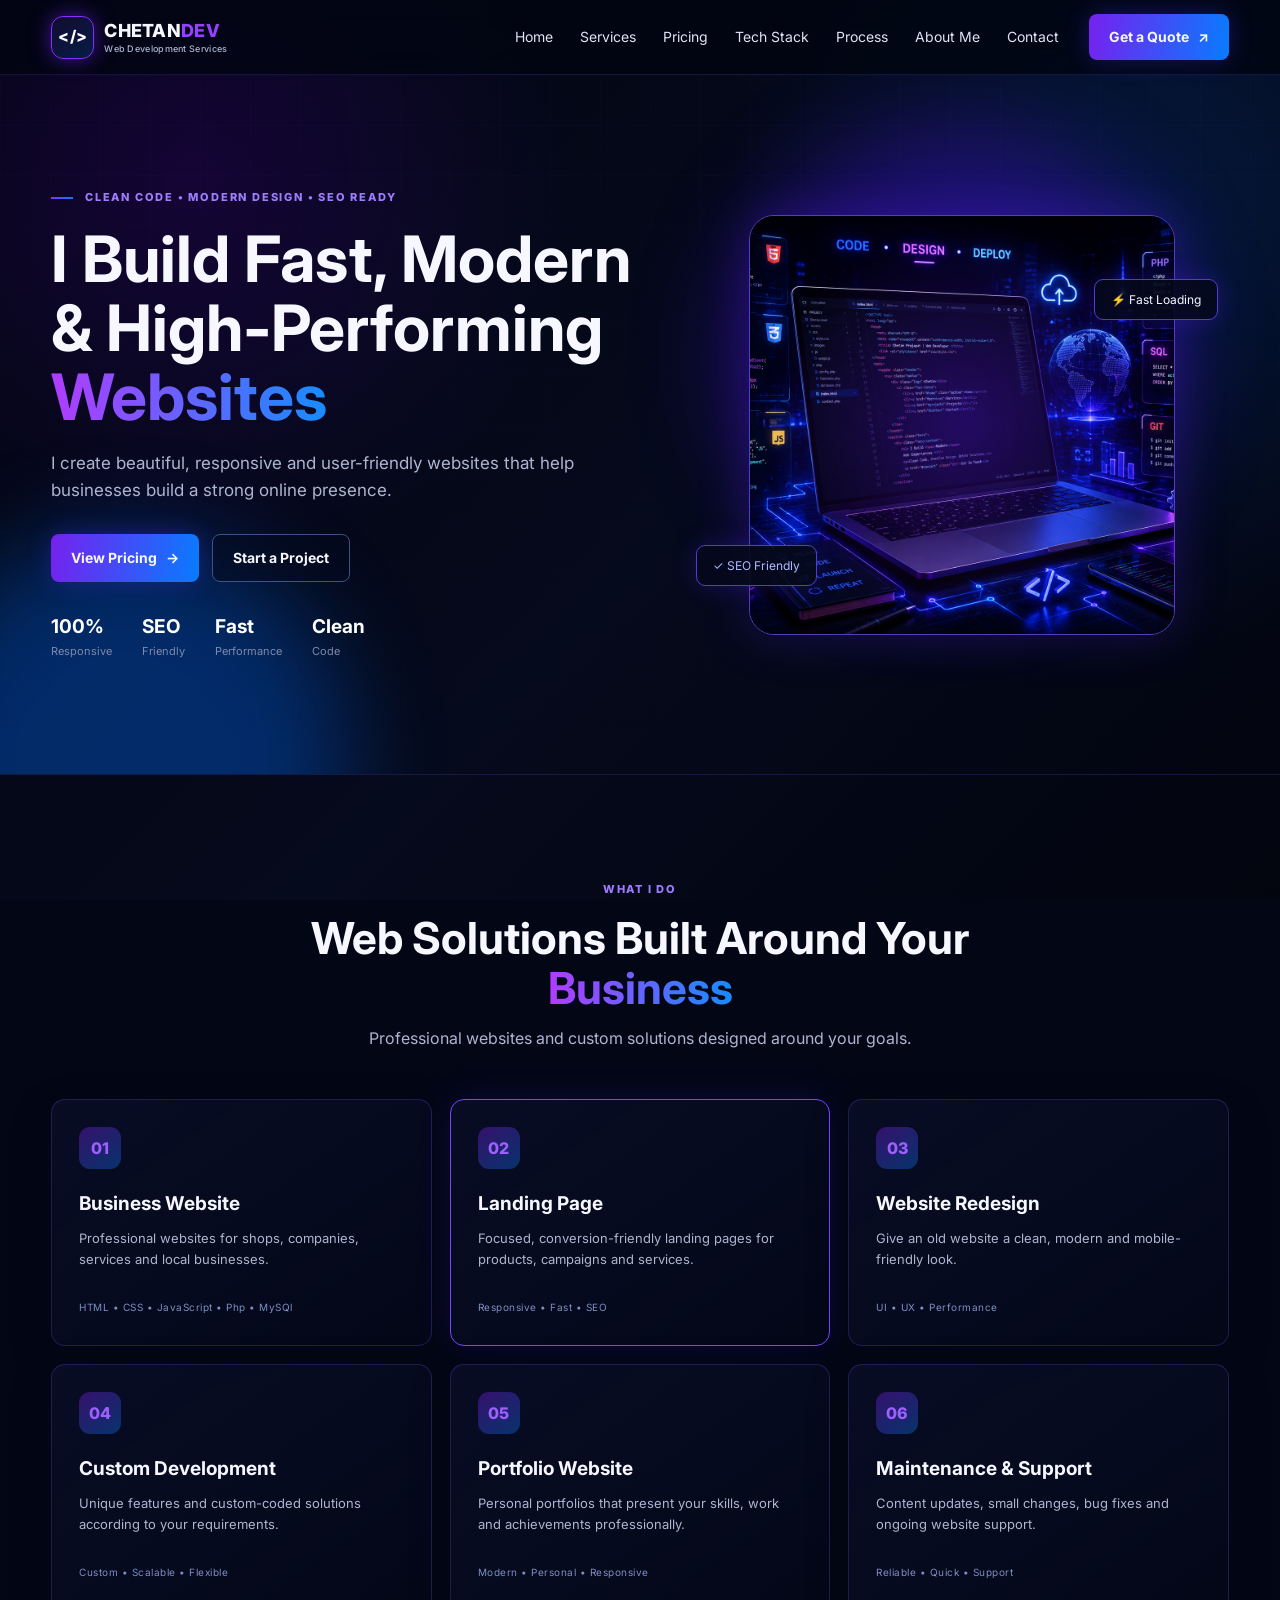
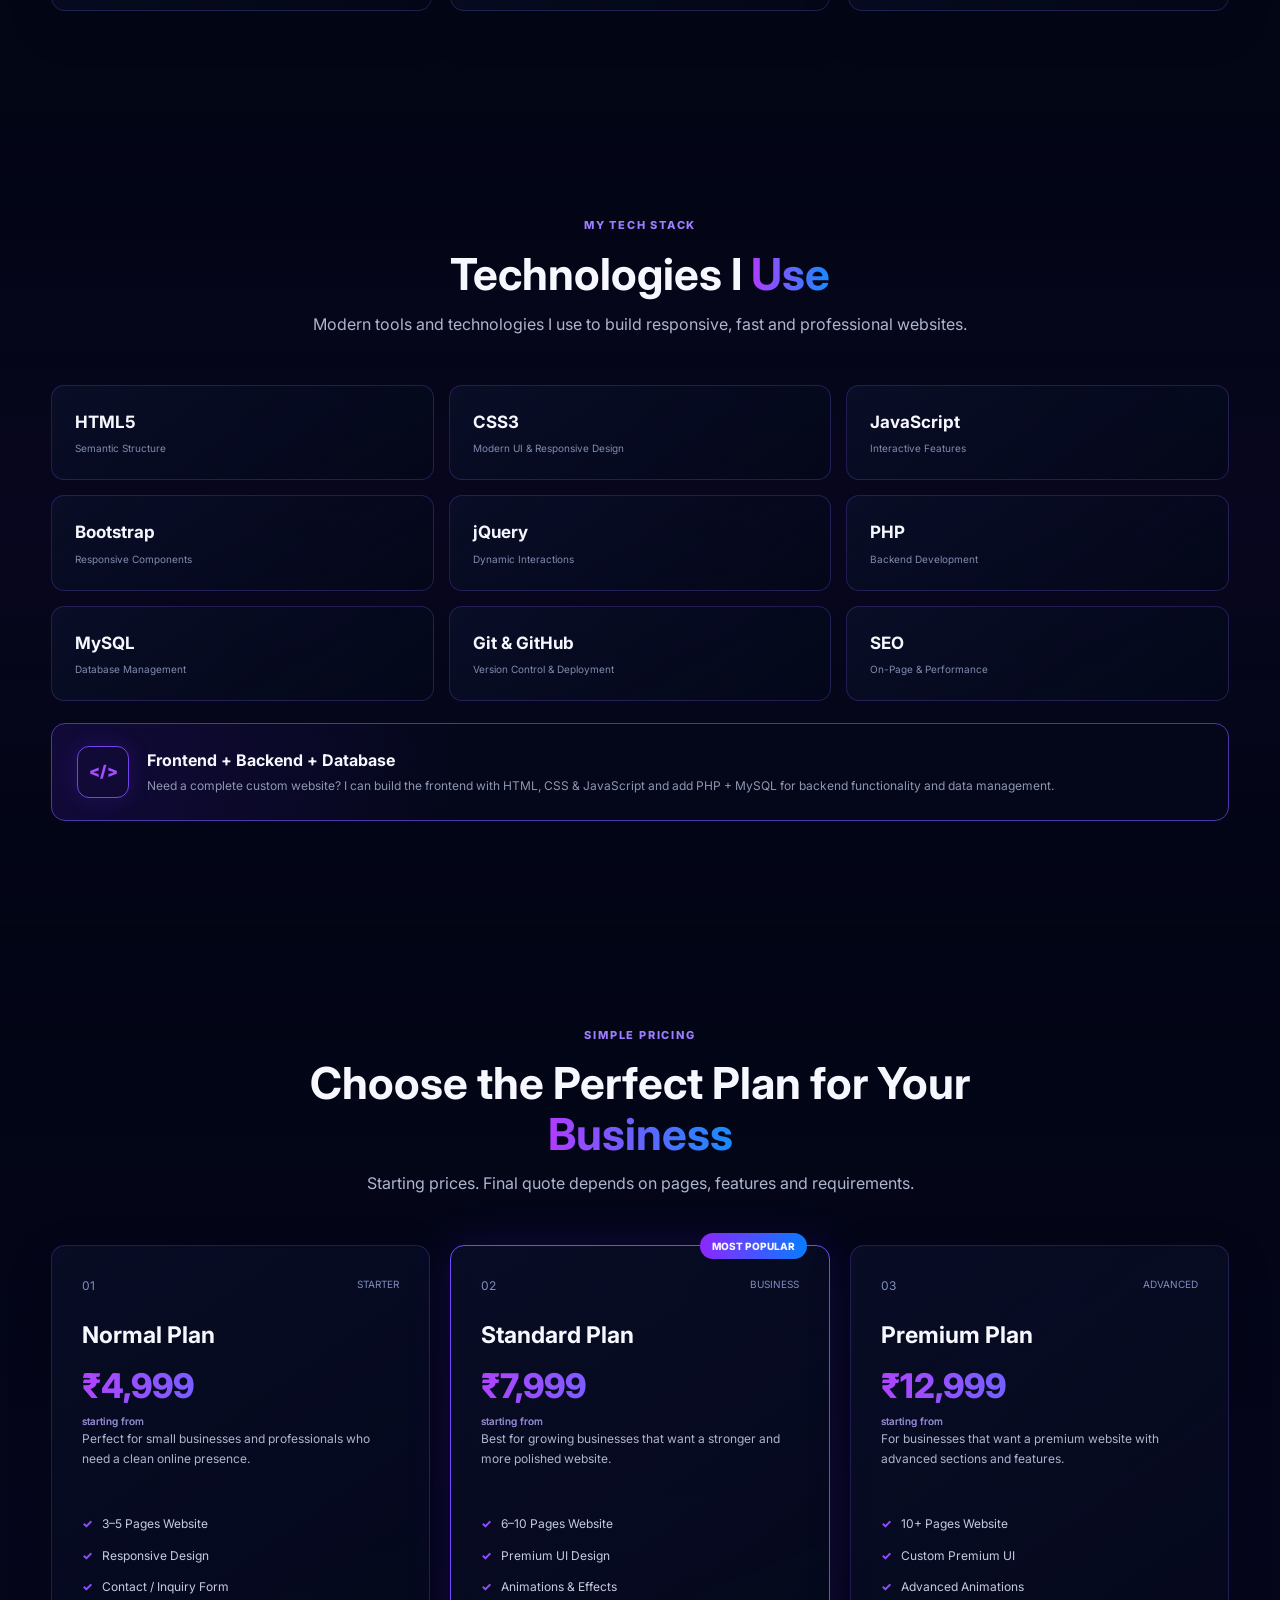
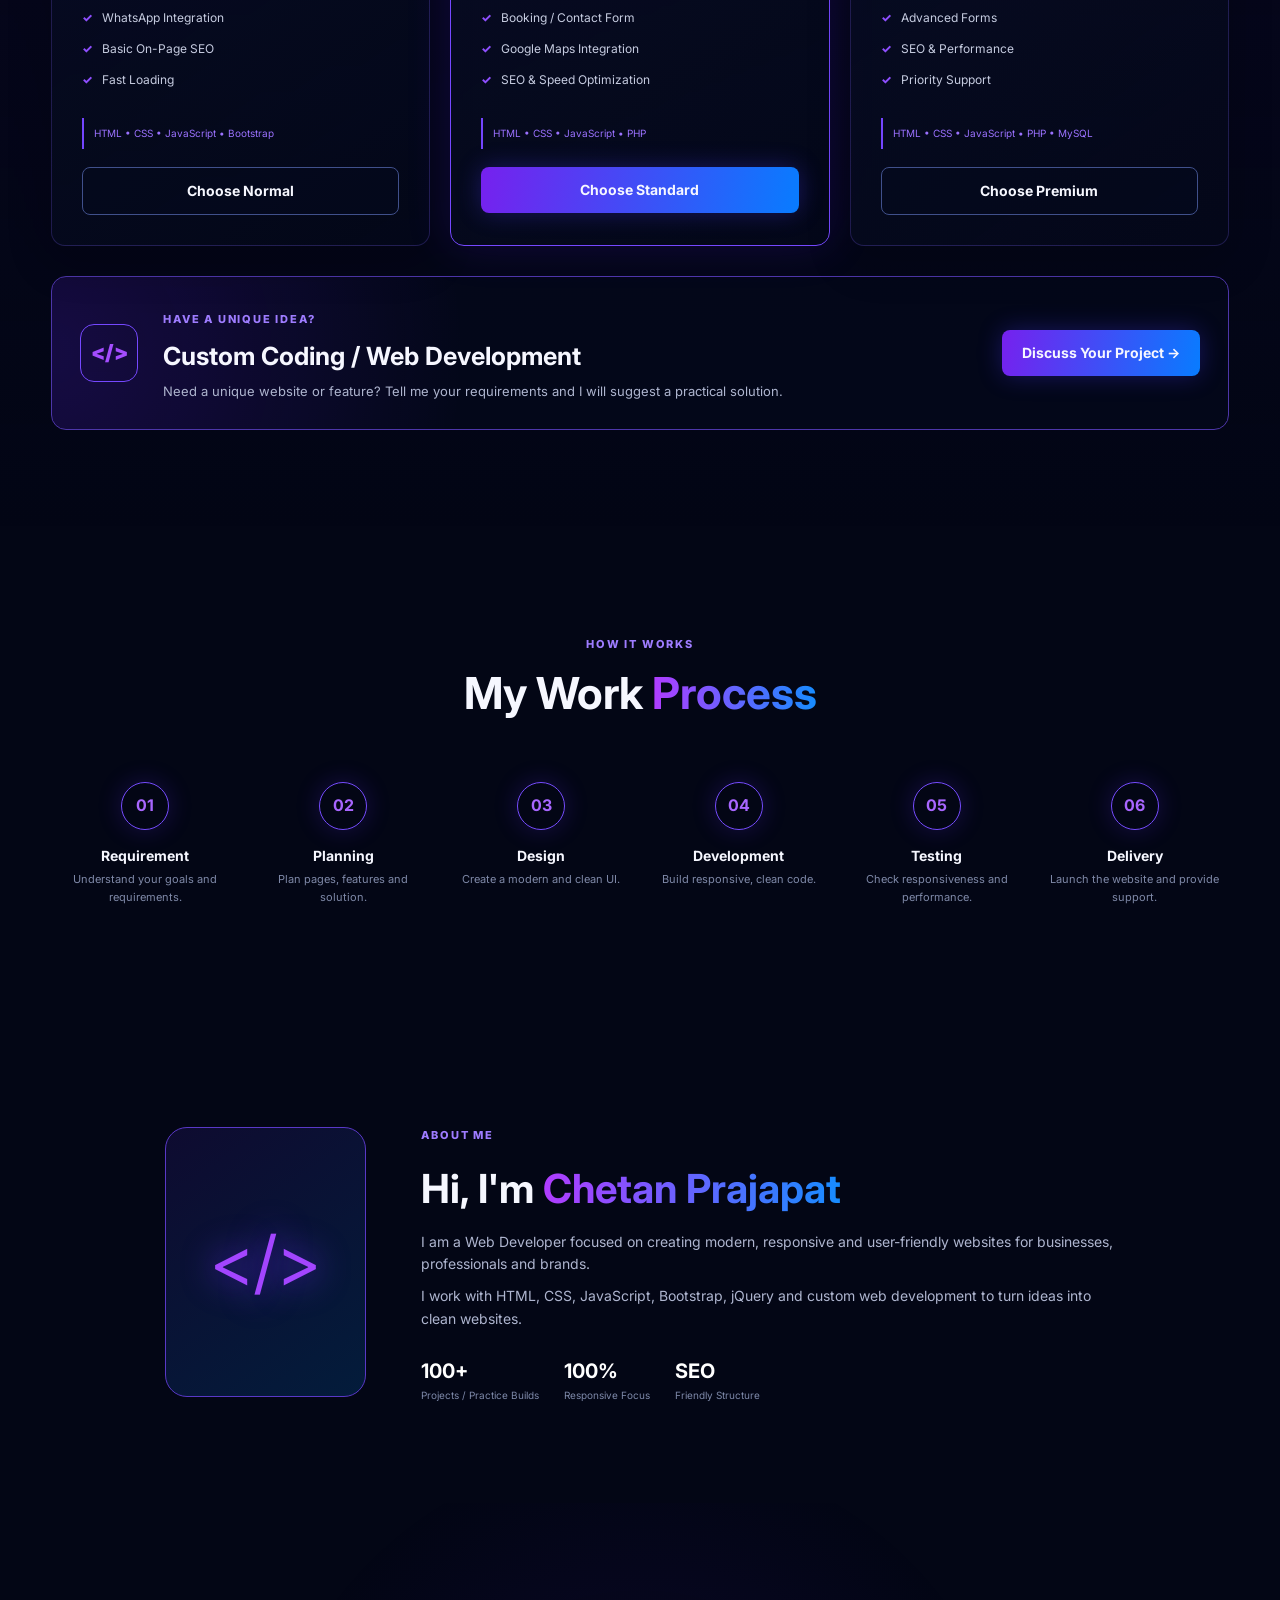
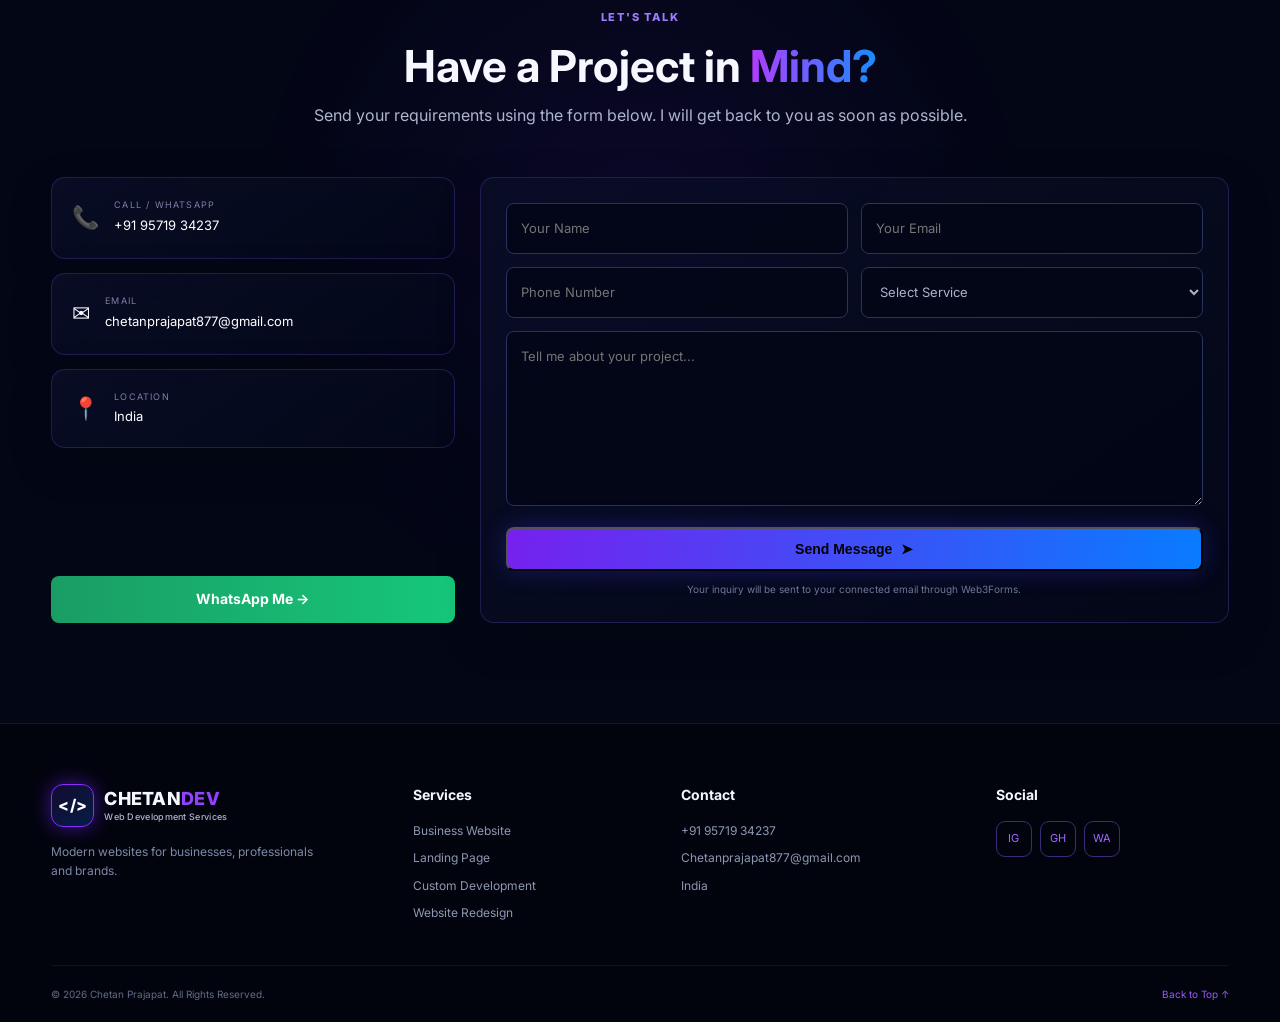
<file: index.html>
<!DOCTYPE html>
<html lang="en">
<head>
  <meta charset="UTF-8">
  <meta name="viewport" content="width=device-width, initial-scale=1.0">

  <title>Chetan Prajapat | Web Developer & Website Development Services</title>
  <meta name="description" content="Chetan Prajapat provides modern, responsive, SEO-friendly business websites, landing pages, portfolio websites, redesigns and custom web development services.">
  <meta name="keywords" content="Chetan Prajapat, web developer, website development, web design, responsive website, SEO website, custom web development, business website, landing page">
  <meta name="author" content="Chetan Prajapat">
  <meta name="robots" content="index, follow">

  <link rel="canonical" href="https://Chetan-prajapat-123.github.io/chetan-dev-services/">

  <meta property="og:title" content="Chetan Prajapat | Web Development Services">
  <meta property="og:description" content="Modern, responsive and SEO-friendly websites for businesses, professionals and brands.">
  <meta property="og:type" content="website">
  <meta property="og:url" content="https://Chetan-prajapat-123.github.io/chetan-dev-services/">
  <meta property="og:image" content="assets/og-image.jpg">

  <meta name="twitter:card" content="summary_large_image">
  <meta name="twitter:title" content="Chetan Prajapat | Web Developer">
  <meta name="twitter:description" content="Modern and responsive website development services.">

  <link rel="preconnect" href="https://fonts.googleapis.com">
  <link rel="preconnect" href="https://fonts.gstatic.com" crossorigin>
  <link href="https://fonts.googleapis.com/css2?family=Inter:wght@400;500;600;700;800&display=swap" rel="stylesheet">
  <link rel="icon" href="assets/favicon.svg" type="image/svg+xml">
  <link rel="stylesheet" href="style.css">

  <script type="application/ld+json">
  {
    "@context":"https://schema.org",
    "@type":"Person",
    "name":"Chetan Prajapat",
    "jobTitle":"Web Developer",
    "email":"mailto:chetanprajapat877@gmail.com",
    "telephone":"+91-9571934237",
    "url":"https://Chetan-prajapat-123.github.io/chetan-dev-services/",
    "sameAs":[]
  }
  </script>
</head>

<body>
<header class="header">
  <div class="container nav">
    <a href="#home" class="logo" aria-label="Chetan Dev home">
      <span class="logo-mark">&lt;/&gt;</span>
      <span class="logo-text">CHETAN<span>DEV</span><small>Web Development Services</small></span>
    </a>

    <button class="menu-btn" aria-label="Open navigation" aria-expanded="false">
      <span></span><span></span><span></span>
    </button>

    <nav class="nav-links" aria-label="Primary navigation">
      <a href="#home">Home</a>
      <a href="#services">Services</a>
      <a href="#pricing">Pricing</a>
      <a href="#technologies">Tech Stack</a>
      <a href="#process">Process</a>
      <a href="#about">About Me</a>
      <a href="#contact">Contact</a>
    </nav>

    <a class="nav-cta" href="#contact">Get a Quote <span>↗</span></a>
  </div>
</header>

<main>
<section class="hero" id="home">
  <div class="lightning lightning-one"></div>
  <div class="lightning lightning-two"></div>

  <div class="container hero-grid">
    <div class="hero-content reveal">
      <div class="eyebrow"><span></span> CLEAN CODE • MODERN DESIGN • SEO READY</div>
      <h1>I Build Fast, Modern &amp; High-Performing <em>Websites</em></h1>
      <p>I create beautiful, responsive and user-friendly websites that help businesses build a strong online presence.</p>

      <div class="hero-actions">
        <a class="btn primary" href="#pricing">View Pricing <span>→</span></a>
        <a class="btn secondary" href="#contact">Start a Project</a>
      </div>

      <div class="trust">
        <div><strong>100%</strong><span>Responsive</span></div>
        <div><strong>SEO</strong><span>Friendly</span></div>
        <div><strong>Fast</strong><span>Performance</span></div>
        <div><strong>Clean</strong><span>Code</span></div>
      </div>
    </div>

    <div class="hero-photo-wrap reveal">
      <div class="photo-placeholder">
             <img src="assets/chetan.jpg.png" alt="" class="hero-image">
  
      </div>
      <div class="photo-glow"></div>
      <div class="floating-card fc-one">⚡ Fast Loading</div>
      <div class="floating-card fc-two">✓ SEO Friendly</div>
    </div>
  </div>
</section>

<section class="section" id="services">
  <div class="container">
    <div class="section-head reveal">
      <span class="eyebrow">WHAT I DO</span>
      <h2>Web Solutions Built Around Your <em>Business</em></h2>
      <p>Professional websites and custom solutions designed around your goals.</p>
    </div>

    <div class="service-grid">
      <article class="service-card reveal"><div class="service-icon">01</div><h3>Business Website</h3><p>Professional websites for shops, companies, services and local businesses.</p><span>HTML • CSS • JavaScript • Php • MySQl</span></article>
      <article class="service-card featured reveal"><div class="service-icon">02</div><h3>Landing Page</h3><p>Focused, conversion-friendly landing pages for products, campaigns and services.</p><span>Responsive • Fast • SEO</span></article>
      <article class="service-card reveal"><div class="service-icon">03</div><h3>Website Redesign</h3><p>Give an old website a clean, modern and mobile-friendly look.</p><span>UI • UX • Performance</span></article>
      <article class="service-card reveal"><div class="service-icon">04</div><h3>Custom Development</h3><p>Unique features and custom-coded solutions according to your requirements.</p><span>Custom • Scalable • Flexible</span></article>
      <article class="service-card reveal"><div class="service-icon">05</div><h3>Portfolio Website</h3><p>Personal portfolios that present your skills, work and achievements professionally.</p><span>Modern • Personal • Responsive</span></article>
      <article class="service-card reveal"><div class="service-icon">06</div><h3>Maintenance &amp; Support</h3><p>Content updates, small changes, bug fixes and ongoing website support.</p><span>Reliable • Quick • Support</span></article>
    </div>
  </div>
</section>

<section class="section tech-section" id="technologies">
  <div class="container">
    <div class="section-head reveal">
      <span class="eyebrow">MY TECH STACK</span>
      <h2>Technologies I <em>Use</em></h2>
      <p>Modern tools and technologies I use to build responsive, fast and professional websites.</p>
    </div>
    <div class="tech-grid">
      <div class="tech-card reveal"><strong>HTML5</strong><span>Semantic Structure</span></div>
      <div class="tech-card reveal"><strong>CSS3</strong><span>Modern UI &amp; Responsive Design</span></div>
      <div class="tech-card reveal"><strong>JavaScript</strong><span>Interactive Features</span></div>
      <div class="tech-card reveal"><strong>Bootstrap</strong><span>Responsive Components</span></div>
      <div class="tech-card reveal"><strong>jQuery</strong><span>Dynamic Interactions</span></div>
      <div class="tech-card reveal"><strong>PHP</strong><span>Backend Development</span></div>
      <div class="tech-card reveal"><strong>MySQL</strong><span>Database Management</span></div>
      <div class="tech-card reveal"><strong>Git &amp; GitHub</strong><span>Version Control &amp; Deployment</span></div>
      <div class="tech-card reveal"><strong>SEO</strong><span>On-Page &amp; Performance</span></div>
    </div>
    <div class="tech-note reveal">
      <span class="tech-bracket">&lt;/&gt;</span>
      <div><strong>Frontend + Backend + Database</strong>
      <p>Need a complete custom website? I can build the frontend with HTML, CSS &amp; JavaScript and add PHP + MySQL for backend functionality and data management.</p></div>
    </div>
  </div>
</section>

<section class="section pricing-section" id="pricing">
  <div class="container">
    <div class="section-head reveal">
      <span class="eyebrow">SIMPLE PRICING</span>
      <h2>Choose the Perfect Plan for Your <em>Business</em></h2>
      <p>Starting prices. Final quote depends on pages, features and requirements.</p>
    </div>

    <div class="pricing-grid">
      <article class="price-card reveal">
        <div class="price-top"><span>01</span><small>STARTER</small></div>
        <h3>Normal Plan</h3>
        <p class="price">₹4,999 <small>starting from</small></p>
        <p>Perfect for small businesses and professionals who need a clean online presence.</p>
        <ul><li>3–5 Pages Website</li><li>Responsive Design</li><li>Contact / Inquiry Form</li><li>WhatsApp Integration</li><li>Basic On-Page SEO</li><li>Fast Loading</li></ul><div class="plan-stack">HTML • CSS • JavaScript • Bootstrap</div>
        <a class="btn secondary full" href="#contact">Choose Normal</a>
      </article>

      <article class="price-card popular reveal">
        <div class="popular-tag">MOST POPULAR</div>
        <div class="price-top"><span>02</span><small>BUSINESS</small></div>
        <h3>Standard Plan</h3>
        <p class="price">₹7,999 <small>starting from</small></p>
        <p>Best for growing businesses that want a stronger and more polished website.</p>
        <ul><li>6–10 Pages Website</li><li>Premium UI Design</li><li>Animations &amp; Effects</li><li>Booking / Contact Form</li><li>Google Maps Integration</li><li>SEO &amp; Speed Optimization</li></ul><div class="plan-stack">HTML • CSS • JavaScript • PHP</div>
        <a class="btn primary full" href="#contact">Choose Standard</a>
      </article>

      <article class="price-card reveal">
        <div class="price-top"><span>03</span><small>ADVANCED</small></div>
        <h3>Premium Plan</h3>
        <p class="price">₹12,999 <small>starting from</small></p>
        <p>For businesses that want a premium website with advanced sections and features.</p>
        <ul><li>10+ Pages Website</li><li>Custom Premium UI</li><li>Advanced Animations</li><li>Advanced Forms</li><li>SEO &amp; Performance</li><li>Priority Support</li></ul><div class="plan-stack">HTML • CSS • JavaScript • PHP • MySQL</div>
        <a class="btn secondary full" href="#contact">Choose Premium</a>
      </article>
    </div>

    <div class="custom-box reveal">
      <div class="custom-symbol">&lt;/&gt;</div>
      <div><span class="eyebrow">HAVE A UNIQUE IDEA?</span><h3>Custom Coding / Web Development</h3><p>Need a unique website or feature? Tell me your requirements and I will suggest a practical solution.</p></div>
      <a class="btn primary" href="#contact">Discuss Your Project →</a>
    </div>
  </div>
</section>

<section class="section process-section" id="process">
  <div class="container">
    <div class="section-head reveal">
      <span class="eyebrow">HOW IT WORKS</span>
      <h2>My Work <em>Process</em></h2>
    </div>
    <div class="process-grid">
      <div class="process-item reveal"><b>01</b><h3>Requirement</h3><p>Understand your goals and requirements.</p></div>
      <div class="process-item reveal"><b>02</b><h3>Planning</h3><p>Plan pages, features and solution.</p></div>
      <div class="process-item reveal"><b>03</b><h3>Design</h3><p>Create a modern and clean UI.</p></div>
      <div class="process-item reveal"><b>04</b><h3>Development</h3><p>Build responsive, clean code.</p></div>
      <div class="process-item reveal"><b>05</b><h3>Testing</h3><p>Check responsiveness and performance.</p></div>
      <div class="process-item reveal"><b>06</b><h3>Delivery</h3><p>Launch the website and provide support.</p></div>
    </div>
  </div>
</section>

<section class="section about-section" id="about">
  <div class="container about-grid">
    <div class="about-code reveal">&lt;/&gt;</div>
    <div class="about-content reveal">
      <span class="eyebrow">ABOUT ME</span>
      <h2>Hi, I'm <em>Chetan Prajapat</em></h2>
      <p>I am a Web Developer focused on creating modern, responsive and user-friendly websites for businesses, professionals and brands.</p>
      <p>I work with HTML, CSS, JavaScript, Bootstrap, jQuery and custom web development to turn ideas into clean websites.</p>
      <div class="about-stats"><div><strong>100+</strong><span>Projects / Practice Builds</span></div><div><strong>100%</strong><span>Responsive Focus</span></div><div><strong>SEO</strong><span>Friendly Structure</span></div></div>
    </div>
  </div>
</section>

<!-- CONTACT FORM IS INTENTIONALLY AT THE BOTTOM -->
<section class="section contact-section" id="contact">
  <div class="container">
    <div class="section-head reveal">
      <span class="eyebrow">LET'S TALK</span>
      <h2>Have a Project in <em>Mind?</em></h2>
      <p>Send your requirements using the form below. I will get back to you as soon as possible.</p>
    </div>

    <div class="contact-grid">
      <div class="contact-info reveal">
        <div class="contact-card"><span>📞</span><div><small>CALL / WHATSAPP</small><a href="tel:+919571934237">+91 95719 34237</a></div></div>
        <div class="contact-card"><span>✉</span><div><small>EMAIL</small><a href="mailto:chetanprajapat877@gmail.com">chetanprajapat877@gmail.com</a></div></div>
        <div class="contact-card"><span>📍</span><div><small>LOCATION</small><p>India</p></div></div>
        <a class="btn whatsapp" href="https://wa.me/919571934237?text=Hello%20Chetan,%20I%20want%20to%20discuss%20a%20website%20project." target="_blank" rel="noopener">WhatsApp Me →</a>
      </div>

      <form class="contact-form reveal" action="https://api.web3forms.com/submit" method="POST">
        <input type="hidden" name="access_key" value="8387894a-7b4c-4433-9561-f6d798a758c9">
        <input type="hidden" name="subject" value="Website-Services">
        <input type="hidden" name="from_name" value="Chetan Website-Services">
        <input type="hidden" name="redirect" value="https://Chetan-prajapat-123.github.io/chetan-dev-services/thank-you.html">
        <input type="checkbox" name="botcheck" class="hidden-botcheck" tabindex="-1" autocomplete="off">

        <div class="form-row">
          <input type="text" name="name" placeholder="Your Name" required>
          <input type="email" name="email" placeholder="Your Email" required>
        </div>
        <div class="form-row">
          <input type="tel" name="phone" placeholder="Phone Number">
          <select name="service" required>
            <option value="" selected disabled>Select Service</option>
            <option>Normal Plan</option>
            <option>Standard Plan</option>
            <option>Premium Plan</option>
            <option>Custom Coding / Development</option>
            <option>Website Redesign</option>
            <option>Other</option>
          </select>
        </div>
        <textarea name="message" rows="7" placeholder="Tell me about your project..." required></textarea>
        <button class="btn primary full" type="submit">Send Message <span>➤</span></button>
        <small class="form-note">Your inquiry will be sent to your connected email through Web3Forms.</small>
      </form>
    </div>
  </div>
</section>
</main>

<footer class="footer">
  <div class="container footer-grid">
    <div><a class="logo" href="#home"><span class="logo-mark">&lt;/&gt;</span><span class="logo-text">CHETAN<span>DEV</span><small>Web Development Services</small></span></a><p>Modern websites for businesses, professionals and brands.</p></div>
    <div><h3>Services</h3><a href="#services">Business Website</a><a href="#services">Landing Page</a><a href="#services">Custom Development</a><a href="#services">Website Redesign</a></div>
    <div><h3>Contact</h3><a href="tel:+919571934237">+91 95719 34237</a><a href="mailto:chetanprajapat877@gmail.com">Chetanprajapat877@gmail.com</a><span>India</span></div>
    <div><h3>Social</h3><div class="socials"><a href="https://www.instagram.com/" aria-label="Instagram">IG</a><a href="https://github.com/" aria-label="GitHub">GH</a><a href="https://wa.me/919571934237" target="_blank" rel="noopener" aria-label="WhatsApp">WA</a></div></div>
  </div>
  <div class="footer-bottom"><span>© 2026 Chetan Prajapat. All Rights Reserved.</span><a href="#home">Back to Top ↑</a></div>
</footer>

<script src="script.js"></script>
</body>
</html>
</file>
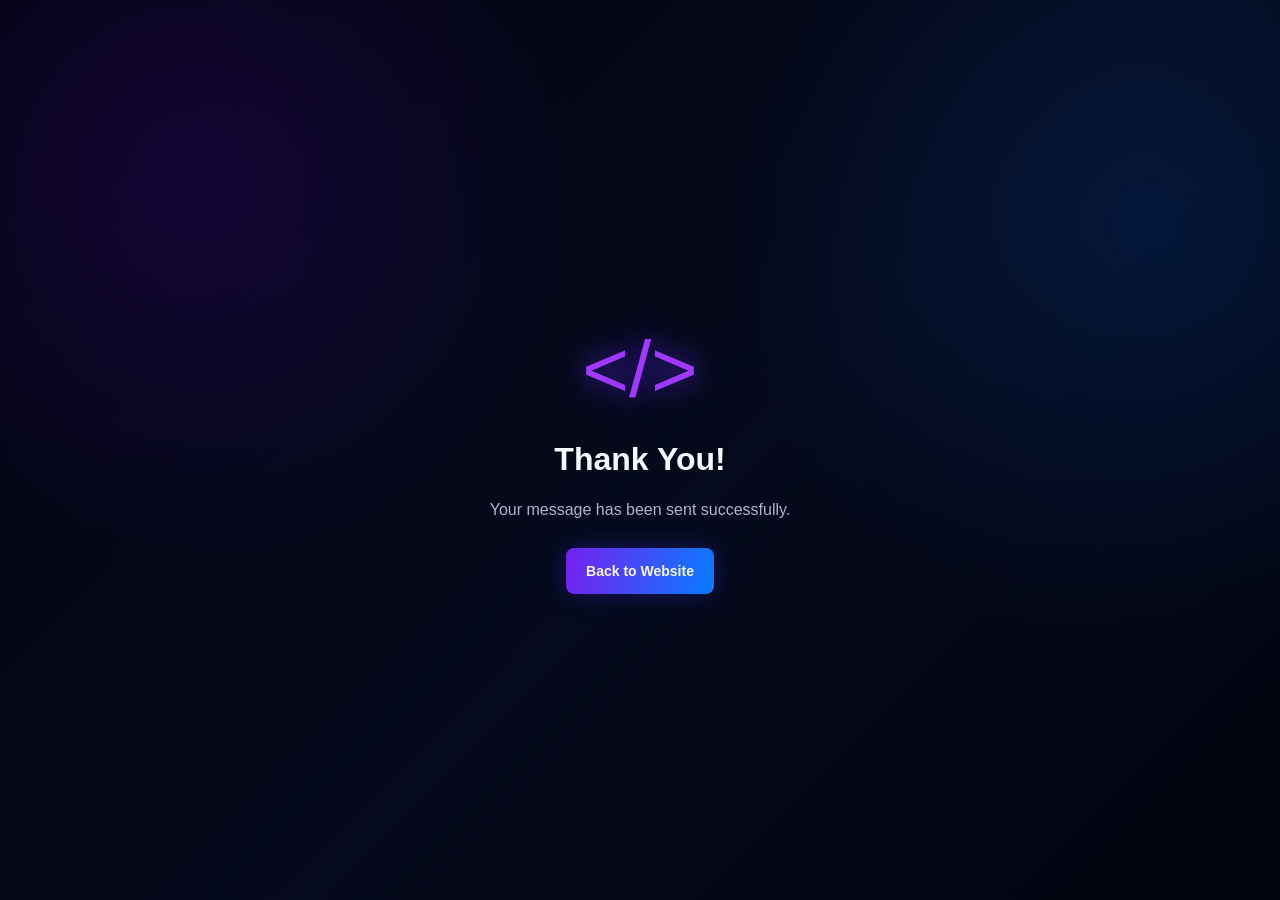
<file: thank-you.html>
<!DOCTYPE html>
<html lang="en"><head><meta charset="UTF-8"><meta name="viewport" content="width=device-width,initial-scale=1.0"><title>Thank You | Chetan Dev</title><link rel="stylesheet" href="style.css"></head>
<body><main class="section" style="min-height:100vh;display:grid;place-items:center;text-align:center"><div><div class="photo-code">&lt;/&gt;</div><h1>Thank You!</h1><p style="color:#aeb5cf;margin:12px 0 25px">Your message has been sent successfully.</p><a class="btn primary" href="index.html">Back to Website</a></div></main></body></html>
</file>
<file: style.css>
*{margin:0;padding:0;box-sizing:border-box}
:root{--bg:#030615;--bg2:#050a20;--card:rgba(7,12,35,.82);--line:rgba(101,77,255,.35);--text:#f6f7ff;--muted:#aeb5cf;--purple:#8b2cff;--blue:#087cff;--cyan:#21bfff}
html{scroll-behavior:smooth}
body{font-family:Inter,Arial,sans-serif;background:var(--bg);color:var(--text);line-height:1.6;overflow-x:hidden}
body:before{content:"";position:fixed;inset:0;pointer-events:none;background:radial-gradient(circle at 15% 20%,rgba(119,0,255,.15),transparent 30%),radial-gradient(circle at 90% 25%,rgba(0,110,255,.14),transparent 32%),linear-gradient(135deg,#02040f,#050a1c 55%,#02040e);z-index:-2}
a{text-decoration:none;color:inherit}
.container{width:min(1180px,92%);margin:auto}
.header{position:sticky;top:0;z-index:100;background:rgba(2,5,18,.82);backdrop-filter:blur(16px);border-bottom:1px solid rgba(104,88,255,.18)}
.nav{min-height:74px;display:flex;align-items:center;gap:30px}
.logo{display:flex;align-items:center;gap:10px;font-weight:800;letter-spacing:.3px}
.logo-mark{display:grid;place-items:center;width:43px;height:43px;border:1px solid var(--purple);border-radius:12px;color:#fff;box-shadow:0 0 20px rgba(116,34,255,.55);background:linear-gradient(145deg,#120b32,#061d45)}
.logo-text{font-size:18px;line-height:1}.logo-text>span{color:#9540ff}.logo-text small{display:block;font-size:9px;color:#aeb5cf;font-weight:500;margin-top:4px}
.nav-links{display:flex;gap:27px;margin-left:auto}.nav-links a{font-size:14px;color:#dfe3f4;transition:.25s}.nav-links a:hover{color:#9c52ff}
.nav-cta,.btn{display:inline-flex;align-items:center;justify-content:center;gap:9px;border-radius:8px;padding:12px 20px;font-weight:700;font-size:14px;transition:.25s}
.nav-cta,.btn.primary{background:linear-gradient(100deg,#7621ee,#087cff);box-shadow:0 0 25px rgba(74,52,255,.3)}
.nav-cta:hover,.btn.primary:hover{transform:translateY(-2px);box-shadow:0 0 35px rgba(75,70,255,.55)}
.menu-btn{display:none;background:transparent;border:1px solid #26335f;padding:9px;border-radius:8px;margin-left:auto}.menu-btn span{display:block;width:24px;height:2px;background:#fff;margin:5px}
.hero{position:relative;min-height:700px;display:flex;align-items:center;overflow:hidden;border-bottom:1px solid rgba(108,79,255,.2)}
.hero-image {
    width: 100%;
    height: 100%;
    display: block;
    object-fit: cover;
}
.hero:after{content:"";position:absolute;inset:0;background-image:linear-gradient(rgba(60,80,170,.04) 1px,transparent 1px),linear-gradient(90deg,rgba(60,80,170,.04) 1px,transparent 1px);background-size:50px 50px;mask-image:linear-gradient(to bottom,#000,transparent);pointer-events:none}
.hero-grid{display:grid;grid-template-columns:1.05fr .95fr;align-items:center;gap:55px;position:relative;z-index:2}
.eyebrow{font-size:11px;letter-spacing:1.8px;color:#9e7cff;font-weight:800}.eyebrow span{display:inline-block;width:22px;height:2px;background:linear-gradient(90deg,var(--purple),var(--blue));vertical-align:middle;margin-right:8px}
.hero h1{font-size:clamp(40px,5vw,68px);line-height:1.08;margin:18px 0}.hero h1 em,h2 em{font-style:normal;background:linear-gradient(90deg,#b13cff,#168cff);-webkit-background-clip:text;background-clip:text;color:transparent}
.hero p{color:var(--muted);max-width:650px;font-size:17px}.hero-actions{display:flex;gap:13px;margin:30px 0}.btn.secondary{border:1px solid #40508b;background:rgba(5,10,30,.55)}.btn.secondary:hover{border-color:#9a52ff;background:rgba(83,36,160,.18);transform:translateY(-2px)}
.trust{display:flex;gap:30px}.trust div{display:flex;flex-direction:column}.trust strong{font-size:19px;color:#fff}.trust span{font-size:11px;color:#7f89aa}

.hero-photo-wrap{height:520px;display:grid;place-items:center;position:relative}

.photo-placeholder {
    width: min(440px, 80%);
    height: 420px;
    border: 1px solid #563dba;
    border-radius: 25px;
    background: linear-gradient(
        145deg,
        rgba(13, 12, 44, .9),
        rgba(2, 19, 45, .85)
    );
    display: flex;
    align-items: center;
    justify-content: center;
    text-align: center;
    position: relative;
    overflow: hidden;
    box-shadow:
        0 0 50px rgba(93, 35, 255, .25),
        inset 0 0 40px rgba(0, 124, 255, .08);
}

.photo-code{font-size:80px;color:#a039ff;text-shadow:0 0 30px #682cff}.photo-placeholder h2{font-size:25px}.photo-placeholder p{font-size:13px;color:#8992b3;margin-top:4px}
.photo-glow{position:absolute;width:430px;height:430px;background:radial-gradient(circle,rgba(99,22,255,.35),transparent 65%);filter:blur(8px)}
.floating-card{position:absolute;z-index:4;background:rgba(6,9,28,.9);border:1px solid #4c3ed2;padding:10px 16px;border-radius:9px;box-shadow:0 0 25px rgba(79,45,255,.25);font-size:12px}.fc-one{right:2%;top:22%}.fc-two{left:0;bottom:19%;color:#aebaff}
.lightning{position:absolute;width:450px;height:450px;border-radius:50%;filter:blur(50px);opacity:.35}.lightning-one{right:8%;top:8%;background:#5212ff}.lightning-two{left:-8%;bottom:-30%;background:#006dff}
.section{padding:100px 0;position:relative}.section-head{text-align:center;max-width:760px;margin:0 auto 48px}.section-head h2{font-size:clamp(30px,4vw,44px);line-height:1.15;margin:12px 0}.section-head p{color:var(--muted)}
.service-grid{display:grid;grid-template-columns:repeat(3,1fr);gap:18px}.service-card,.price-card,.contact-form,.contact-card{background:linear-gradient(145deg,rgba(9,14,39,.88),rgba(4,8,25,.72));border:1px solid rgba(84,66,176,.35);border-radius:14px;box-shadow:0 15px 45px rgba(0,0,0,.18)}
.service-card{padding:27px;transition:.3s}.service-card:hover{transform:translateY(-6px);border-color:#7146ff;box-shadow:0 20px 50px rgba(77,34,255,.18)}.service-icon{width:42px;height:42px;border-radius:11px;display:grid;place-items:center;background:linear-gradient(145deg,#35116d,#07336c);color:#9f5fff;font-weight:800;margin-bottom:20px}.service-card h3{font-size:19px;margin-bottom:8px}.service-card p{font-size:13px;color:var(--muted);min-height:65px}.service-card>span{font-size:10px;color:#7d8fc4;letter-spacing:.5px}.service-card.featured{border-color:#7648ff;box-shadow:0 0 35px rgba(87,35,255,.14)}

.tech-section{background:linear-gradient(180deg,transparent,rgba(20,8,55,.28),transparent)}
.tech-grid{display:grid;grid-template-columns:repeat(3,1fr);gap:15px}
.tech-card{padding:23px;border:1px solid rgba(75,61,155,.42);border-radius:13px;background:linear-gradient(145deg,rgba(10,15,40,.9),rgba(4,8,25,.75));position:relative;overflow:hidden;transition:.3s}
.tech-card:before{content:"";position:absolute;inset:0;background:linear-gradient(120deg,rgba(139,44,255,.08),rgba(8,124,255,.05),transparent);opacity:0;transition:.3s}
.tech-card:hover{transform:translateY(-5px);border-color:#7447ff;box-shadow:0 0 30px rgba(88,38,255,.16)}
.tech-card:hover:before{opacity:1}
.tech-card strong{display:block;font-size:17px;position:relative}
.tech-card span{display:block;font-size:10px;color:#7f8bad;margin-top:4px;position:relative}
.tech-note{margin-top:22px;padding:22px 25px;border:1px solid #4d36a9;border-radius:14px;background:radial-gradient(circle at 0 50%,rgba(106,30,255,.14),transparent 35%),rgba(5,9,28,.7);display:flex;gap:18px;align-items:center}
.tech-bracket{width:52px;height:52px;flex:0 0 52px;display:grid;place-items:center;border-radius:12px;border:1px solid #7145e9;color:#a24dff;font-weight:900;box-shadow:0 0 22px rgba(106,42,255,.2)}
.tech-note strong{font-size:16px}.tech-note p{font-size:12px;color:#8d96b1;margin-top:3px}
.plan-stack{font-size:10px;color:#9b72ff;border-left:2px solid #7445ff;padding:8px 0 8px 10px;margin:0 0 18px;line-height:1.5}
.pricing-section{background:linear-gradient(180deg,transparent,rgba(12,8,44,.28),transparent)}.pricing-grid{display:grid;grid-template-columns:repeat(3,1fr);gap:20px}.price-card{padding:30px;position:relative}.price-card.popular{border-color:#7548ff;box-shadow:0 0 45px rgba(94,39,255,.16)}.popular-tag{position:absolute;right:22px;top:-13px;background:linear-gradient(90deg,#8c27ff,#087cff);font-size:10px;font-weight:800;padding:5px 12px;border-radius:20px}.price-top{display:flex;justify-content:space-between;color:#7e8ebf;font-size:12px}.price-card h3{font-size:23px;margin:22px 0 5px}.price{font-size:34px;font-weight:800;background:linear-gradient(90deg,#b044ff,#168dff);-webkit-background-clip:text;color:transparent}.price small{display:block;font-size:10px;color:#8490b3;font-weight:500}.price-card>p:not(.price){font-size:12px;color:var(--muted);min-height:57px}.price-card ul{list-style:none;margin:22px 0}.price-card li{font-size:12px;color:#c6cce0;padding:6px 0}.price-card li:before{content:"✓";color:#8f4fff;font-weight:800;margin-right:9px}.full{width:100%}
.custom-box{margin-top:30px;display:grid;grid-template-columns:auto 1fr auto;align-items:center;gap:25px;padding:28px;border:1px solid #4d36a9;border-radius:15px;background:radial-gradient(circle at 0 50%,rgba(106,30,255,.18),transparent 35%),rgba(5,9,28,.7)}.custom-symbol{width:58px;height:58px;display:grid;place-items:center;border:1px solid #7548ff;border-radius:14px;color:#a44dff;font-weight:900;font-size:21px}.custom-box h3{font-size:25px;margin:5px 0}.custom-box p{color:var(--muted);font-size:13px}
.process-grid{display:grid;grid-template-columns:repeat(6,1fr);gap:10px}.process-item{text-align:center;padding:15px 8px}.process-item b{width:48px;height:48px;border-radius:50%;display:grid;place-items:center;margin:auto auto 15px;border:1px solid #764cff;color:#a866ff;box-shadow:0 0 25px rgba(100,45,255,.22)}.process-item h3{font-size:14px}.process-item p{font-size:11px;color:#7f89a8;margin-top:4px}
.about-grid{display:grid;grid-template-columns:.45fr 1.55fr;align-items:center;gap:55px;max-width:950px}.about-code{height:270px;border-radius:22px;border:1px solid #5938c7;background:linear-gradient(145deg,#0e0b30,#031c3b);display:grid;place-items:center;font-size:70px;color:#a345ff;text-shadow:0 0 35px #682fff}.about-content h2{font-size:40px;margin:10px 0}.about-content p{color:var(--muted);margin:10px 0;font-size:14px}.about-stats{display:flex;gap:25px;margin-top:25px}.about-stats div{display:flex;flex-direction:column}.about-stats strong{font-size:20px;color:#fff}.about-stats span{font-size:10px;color:#7e89a9}
.contact-section{background:radial-gradient(circle at 50% 40%,rgba(75,24,180,.13),transparent 48%)}.contact-grid{display:grid;grid-template-columns:.7fr 1.3fr;gap:25px;align-items:stretch}.contact-info{display:flex;flex-direction:column;gap:14px}.contact-card{padding:20px;display:flex;gap:15px;align-items:center}.contact-card>span{font-size:22px}.contact-card small{display:block;font-size:9px;letter-spacing:1.2px;color:#817fa9}.contact-card a,.contact-card p{font-size:13px;color:#fff;margin-top:2px}.contact-form{padding:25px}.form-row{display:grid;grid-template-columns:1fr 1fr;gap:13px}.contact-form input,.contact-form select,.contact-form textarea{width:100%;border:1px solid #26345f;background:rgba(2,6,22,.8);color:#fff;border-radius:8px;padding:14px;margin-bottom:13px;outline:none;font:inherit;font-size:13px}.contact-form input:focus,.contact-form select:focus,.contact-form textarea:focus{border-color:#7e4dff;box-shadow:0 0 0 3px rgba(111,52,255,.09)}.contact-form select{color:#aab2cc}.contact-form textarea{resize:vertical;min-height:150px}.form-note{display:block;text-align:center;color:#6f7897;font-size:10px;margin-top:10px}.hidden-botcheck{display:none!important}
.whatsapp{margin-top:auto;background:linear-gradient(90deg,#1a9d65,#16c77a);color:#fff}.whatsapp:hover{transform:translateY(-2px)}
.footer{border-top:1px solid rgba(83,65,170,.25);background:#02040d;padding-top:60px}.footer-grid{display:grid;grid-template-columns:1.4fr 1fr 1.2fr 1fr;gap:35px}.footer-grid h3{font-size:14px;margin-bottom:15px}.footer-grid>div>a:not(.logo),.footer-grid>div>span{display:block;color:#8e97b3;font-size:12px;margin:8px 0}.footer-grid>div>p{color:#7e88a6;font-size:12px;margin-top:15px;max-width:280px}.socials{display:flex;gap:8px}.socials a{width:36px!important;height:36px;border:1px solid #3a2c76;border-radius:9px;display:grid!important;place-items:center;color:#a566ff!important;font-size:11px!important}.footer-bottom{width:min(1180px,92%);margin:35px auto 0;padding:20px 0;border-top:1px solid rgba(73,64,128,.2);display:flex;justify-content:space-between;color:#626b87;font-size:10px}.footer-bottom a{color:#9d55ff}
.reveal{opacity:0;transform:translateY(22px);transition:.65s ease}.reveal.show{opacity:1;transform:none}
@media(max-width:900px){.nav-links{position:absolute;top:74px;left:4%;right:4%;display:none;flex-direction:column;gap:0;background:#05091b;border:1px solid #35276f;border-radius:12px;padding:10px;box-shadow:0 20px 50px rgba(0,0,0,.55)}.nav-links.open{display:flex}.nav-links a{padding:12px 15px}.menu-btn{display:block}.nav-cta{display:none}.hero-grid{grid-template-columns:1fr}.hero{padding:80px 0}.hero-photo-wrap{height:450px}.service-grid,.pricing-grid,.tech-grid{grid-template-columns:1fr 1fr}.process-grid{grid-template-columns:repeat(3,1fr)}.contact-grid{grid-template-columns:1fr}.footer-grid{grid-template-columns:1fr 1fr}}
@media(max-width:600px){.nav{min-height:68px}.hero{padding:65px 0}.hero h1{font-size:40px}.hero p{font-size:14px}.hero-actions{flex-direction:column}.trust{gap:16px;justify-content:space-between}.trust strong{font-size:16px}.hero-photo-wrap{height:420px}.photo-placeholder{height:380px}.floating-card{font-size:10px}.fc-one{right:0}.fc-two{left:0}.section{padding:75px 0}.service-grid,.pricing-grid,.tech-grid,.footer-grid{grid-template-columns:1fr}.process-grid{grid-template-columns:1fr 1fr}.custom-box{grid-template-columns:1fr;text-align:center}.custom-symbol{margin:auto}.form-row{grid-template-columns:1fr}.about-grid{grid-template-columns:1fr}.about-code{height:220px}.about-content h2{font-size:32px}.about-stats{gap:14px;flex-wrap:wrap}.footer-bottom{flex-direction:column;gap:8px}.logo-text{font-size:16px}}
</file>
